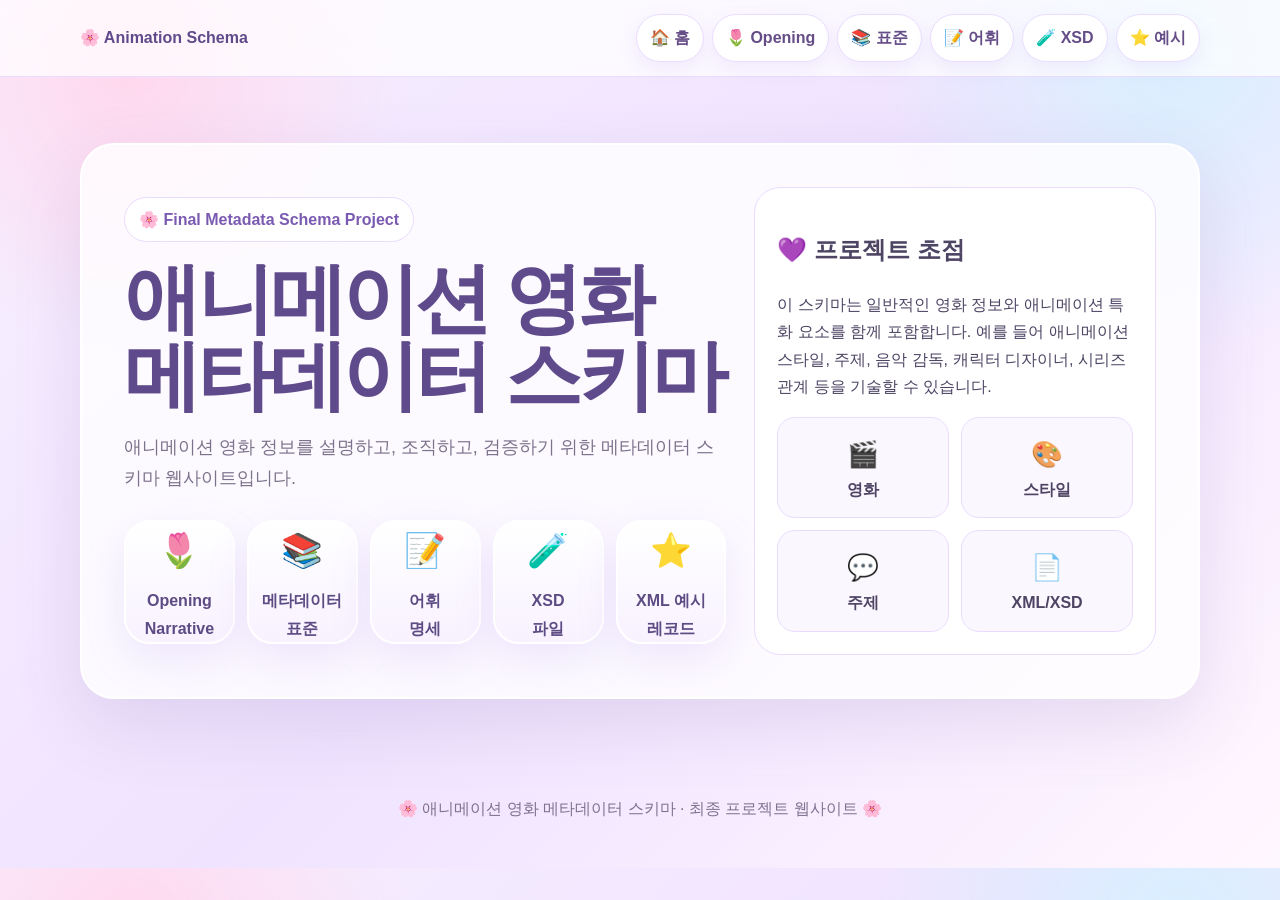
<file: index.html>
<!DOCTYPE html><html lang="ko"><head><meta charset="UTF-8"><meta name="viewport" content="width=device-width, initial-scale=1.0"><title>애니메이션 영화 메타데이터 스키마</title><link rel="stylesheet" href="style.css"></head><body>
<header class="top"><div class="container topbar"><a class="logo" href="index.html">🌸 Animation Schema</a><nav class="nav">
<a href="index.html">🏠 홈</a><a href="opening.html">🌷 Opening</a><a href="standards.html">📚 표준</a><a href="vocabulary.html">📝 어휘</a><a href="xsd.html">🧪 XSD</a><a href="samples.html">⭐ 예시</a>
</nav></div></header>
<main class="container hero"><section class="hero-card"><div><span class="tag">🌸 Final Metadata Schema Project</span><h1>애니메이션 영화<br>메타데이터 스키마</h1><p class="subtitle">애니메이션 영화 정보를 설명하고, 조직하고, 검증하기 위한 메타데이터 스키마 웹사이트입니다.</p>
<div class="button-grid"><a class="big" href="opening.html"><span>🌷</span>Opening<br>Narrative</a><a class="big" href="standards.html"><span>📚</span>메타데이터<br>표준</a><a class="big" href="vocabulary.html"><span>📝</span>어휘<br>명세</a><a class="big" href="xsd.html"><span>🧪</span>XSD<br>파일</a><a class="big" href="samples.html"><span>⭐</span>XML 예시<br>레코드</a></div></div>
<aside class="side"><h2>💜 프로젝트 초점</h2><p>이 스키마는 일반적인 영화 정보와 애니메이션 특화 요소를 함께 포함합니다. 예를 들어 애니메이션 스타일, 주제, 음악 감독, 캐릭터 디자이너, 시리즈 관계 등을 기술할 수 있습니다.</p><div class="icons"><div class="icon"><b>🎬</b>영화</div><div class="icon"><b>🎨</b>스타일</div><div class="icon"><b>💬</b>주제</div><div class="icon"><b>📄</b>XML/XSD</div></div></aside></section></main>
<footer class="footer">🌸 애니메이션 영화 메타데이터 스키마 · 최종 프로젝트 웹사이트 🌸</footer></body></html>
</file>
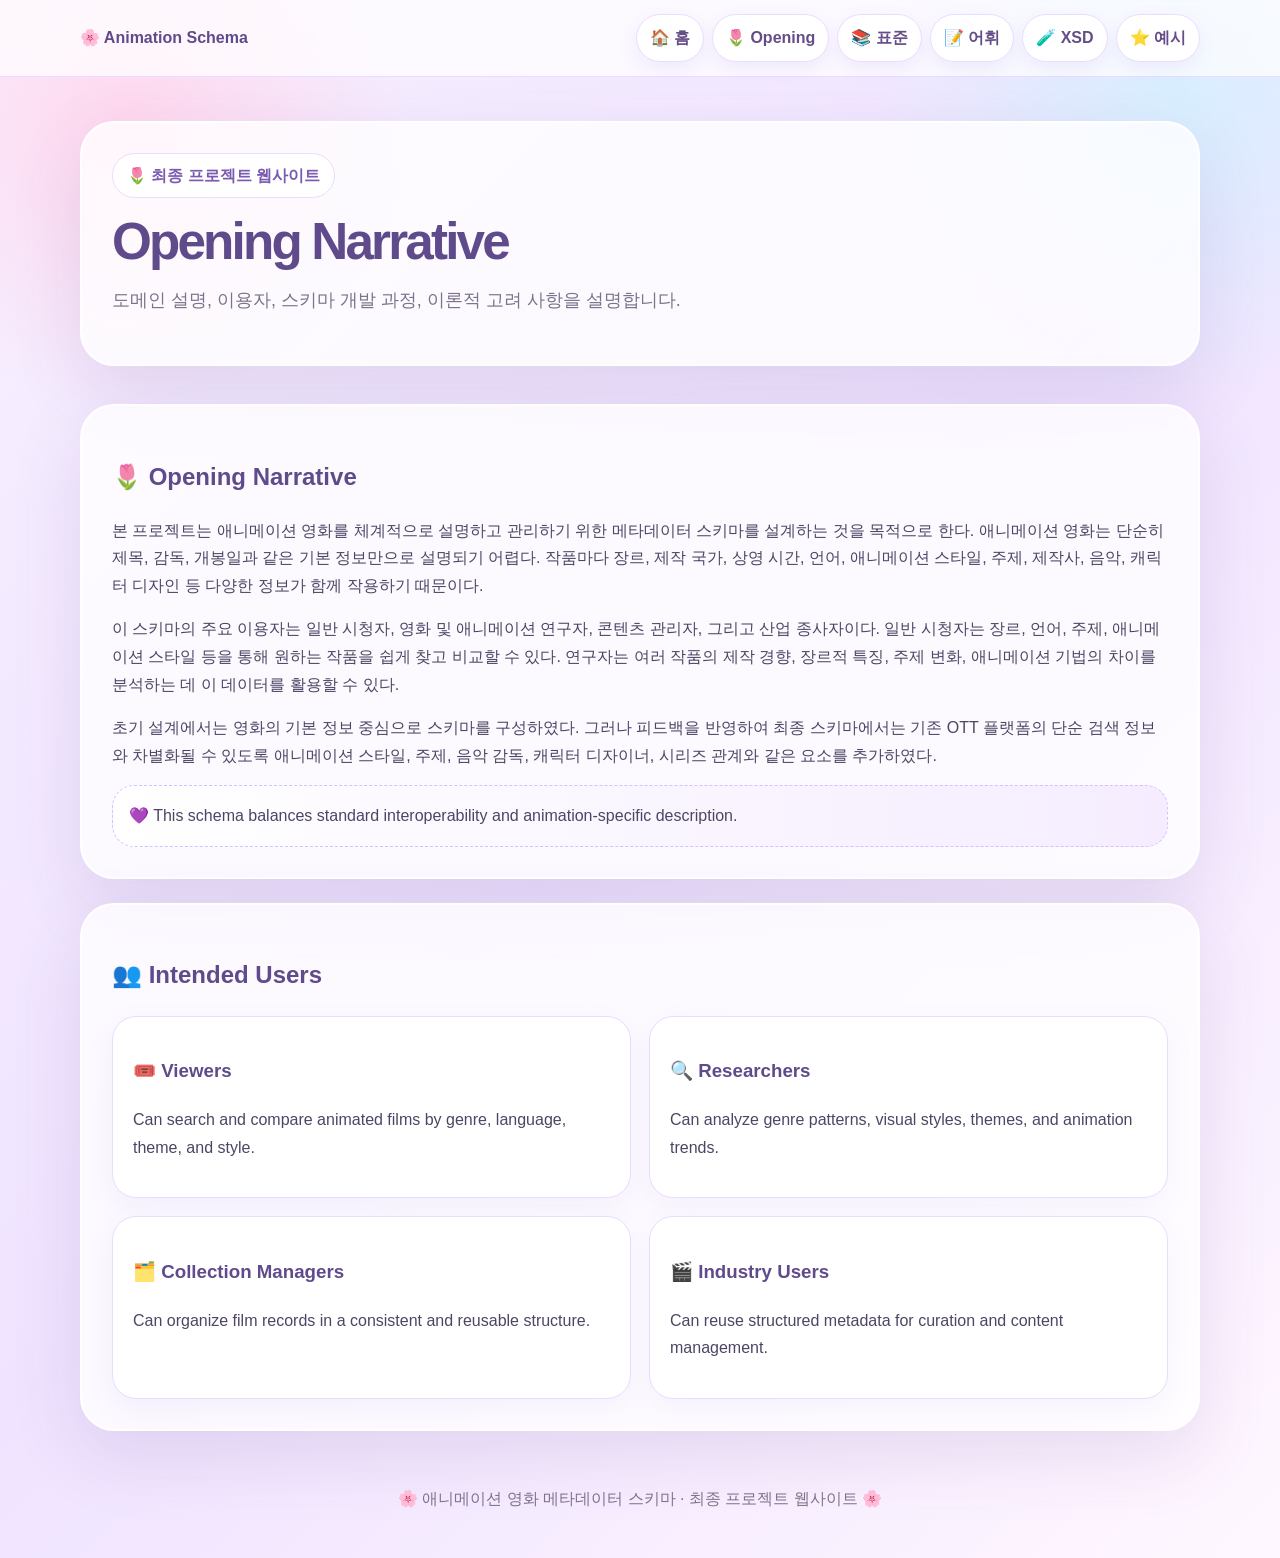
<file: opening.html>
<!DOCTYPE html><html lang="ko"><head><meta charset="UTF-8"><meta name="viewport" content="width=device-width, initial-scale=1.0"><title>Opening Narrative</title><link rel="stylesheet" href="style.css"></head><body>
<header class="top"><div class="container topbar"><a class="logo" href="index.html">🌸 Animation Schema</a><nav class="nav">
<a href="index.html">🏠 홈</a><a href="opening.html">🌷 Opening</a><a href="standards.html">📚 표준</a><a href="vocabulary.html">📝 어휘</a><a href="xsd.html">🧪 XSD</a><a href="samples.html">⭐ 예시</a>
</nav></div></header>
<main class="container"><section class="page-head"><div class="page-card"><span class="tag">🌷 최종 프로젝트 웹사이트</span><h1>Opening Narrative</h1><p class="subtitle">도메인 설명, 이용자, 스키마 개발 과정, 이론적 고려 사항을 설명합니다.</p></div></section><section class="section"><h2>🌷 Opening Narrative</h2><p>본 프로젝트는 애니메이션 영화를 체계적으로 설명하고 관리하기 위한 메타데이터 스키마를 설계하는 것을 목적으로 한다. 애니메이션 영화는 단순히 제목, 감독, 개봉일과 같은 기본 정보만으로 설명되기 어렵다. 작품마다 장르, 제작 국가, 상영 시간, 언어, 애니메이션 스타일, 주제, 제작사, 음악, 캐릭터 디자인 등 다양한 정보가 함께 작용하기 때문이다.</p><p>이 스키마의 주요 이용자는 일반 시청자, 영화 및 애니메이션 연구자, 콘텐츠 관리자, 그리고 산업 종사자이다. 일반 시청자는 장르, 언어, 주제, 애니메이션 스타일 등을 통해 원하는 작품을 쉽게 찾고 비교할 수 있다. 연구자는 여러 작품의 제작 경향, 장르적 특징, 주제 변화, 애니메이션 기법의 차이를 분석하는 데 이 데이터를 활용할 수 있다.</p><p>초기 설계에서는 영화의 기본 정보 중심으로 스키마를 구성하였다. 그러나 피드백을 반영하여 최종 스키마에서는 기존 OTT 플랫폼의 단순 검색 정보와 차별화될 수 있도록 애니메이션 스타일, 주제, 음악 감독, 캐릭터 디자이너, 시리즈 관계와 같은 요소를 추가하였다.</p><div class="callout">💜 This schema balances standard interoperability and animation-specific description.</div></section><section class="section"><h2>👥 Intended Users</h2><div class="grid"><div class="mini"><h3>🎟️ Viewers</h3><p>Can search and compare animated films by genre, language, theme, and style.</p></div><div class="mini"><h3>🔍 Researchers</h3><p>Can analyze genre patterns, visual styles, themes, and animation trends.</p></div><div class="mini"><h3>🗂️ Collection Managers</h3><p>Can organize film records in a consistent and reusable structure.</p></div><div class="mini"><h3>🎬 Industry Users</h3><p>Can reuse structured metadata for curation and content management.</p></div></div></section></main>
<footer class="footer">🌸 애니메이션 영화 메타데이터 스키마 · 최종 프로젝트 웹사이트 🌸</footer></body></html>
</file>
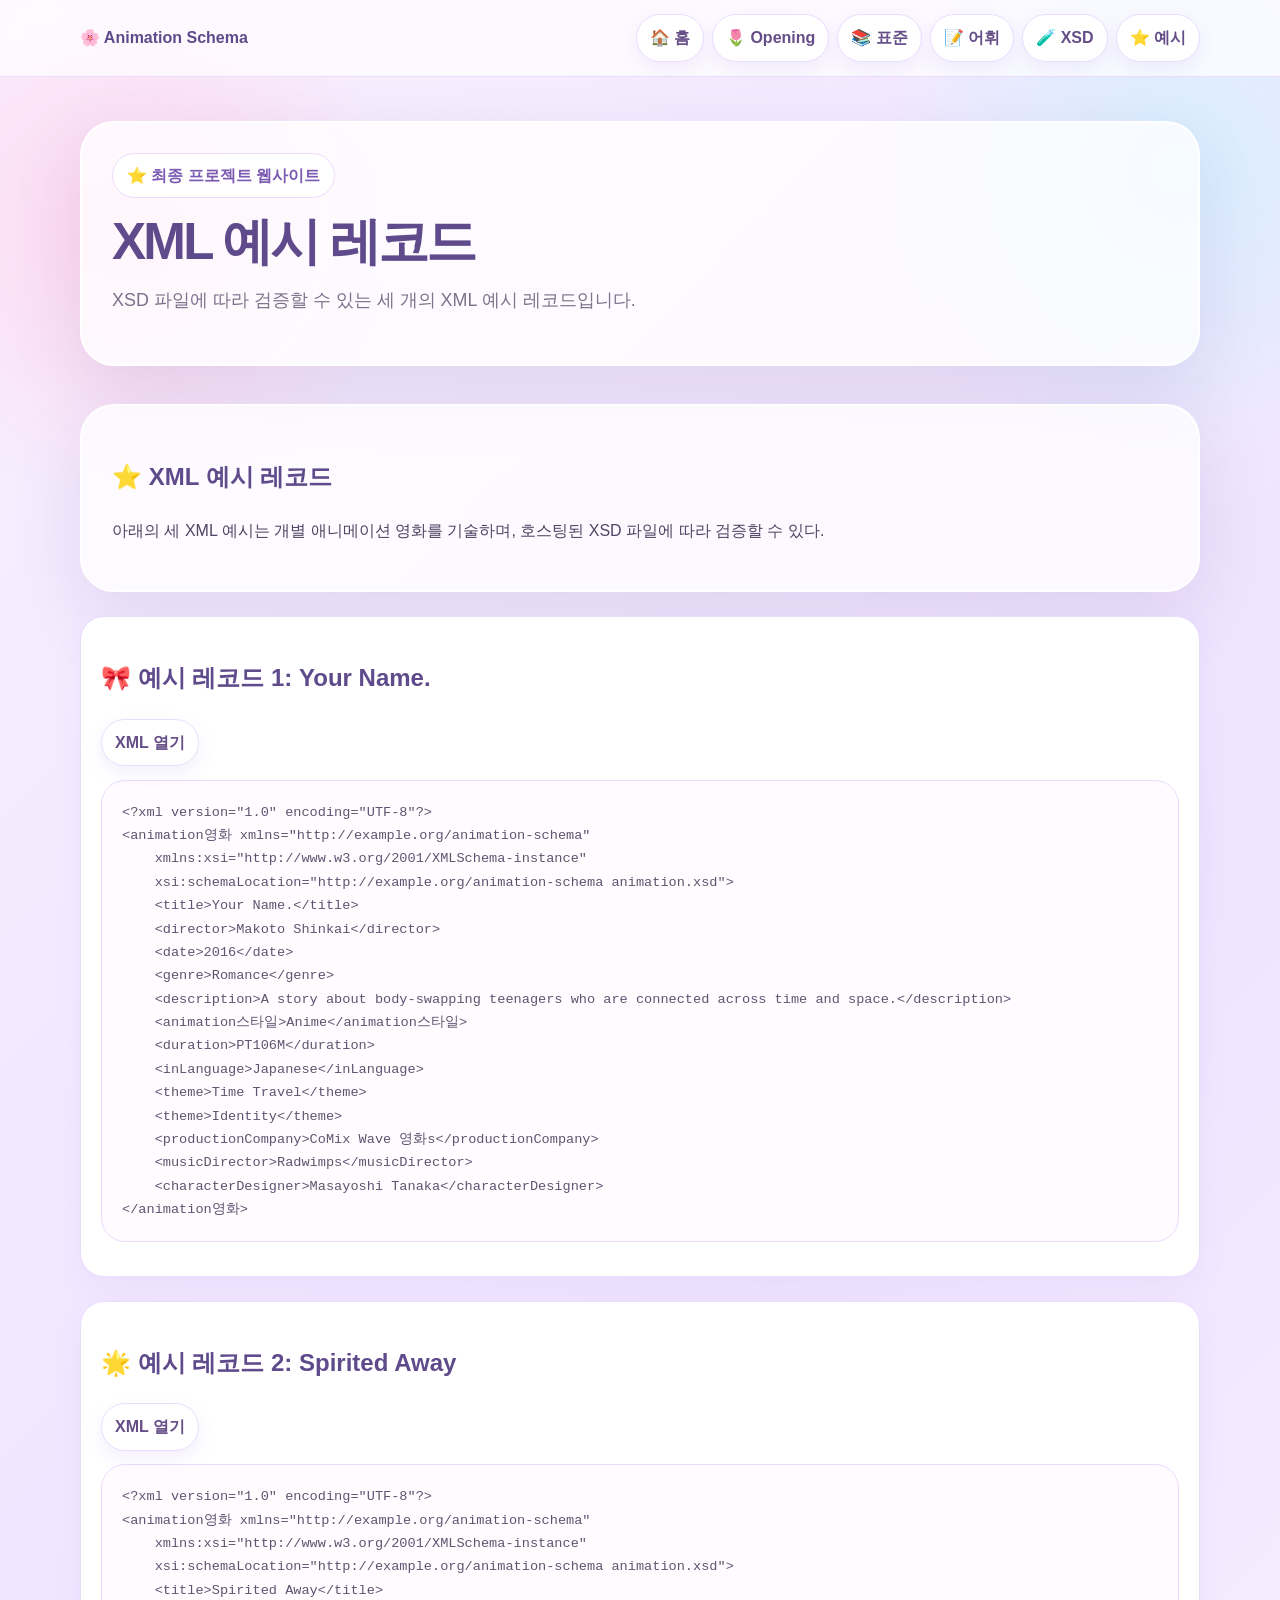
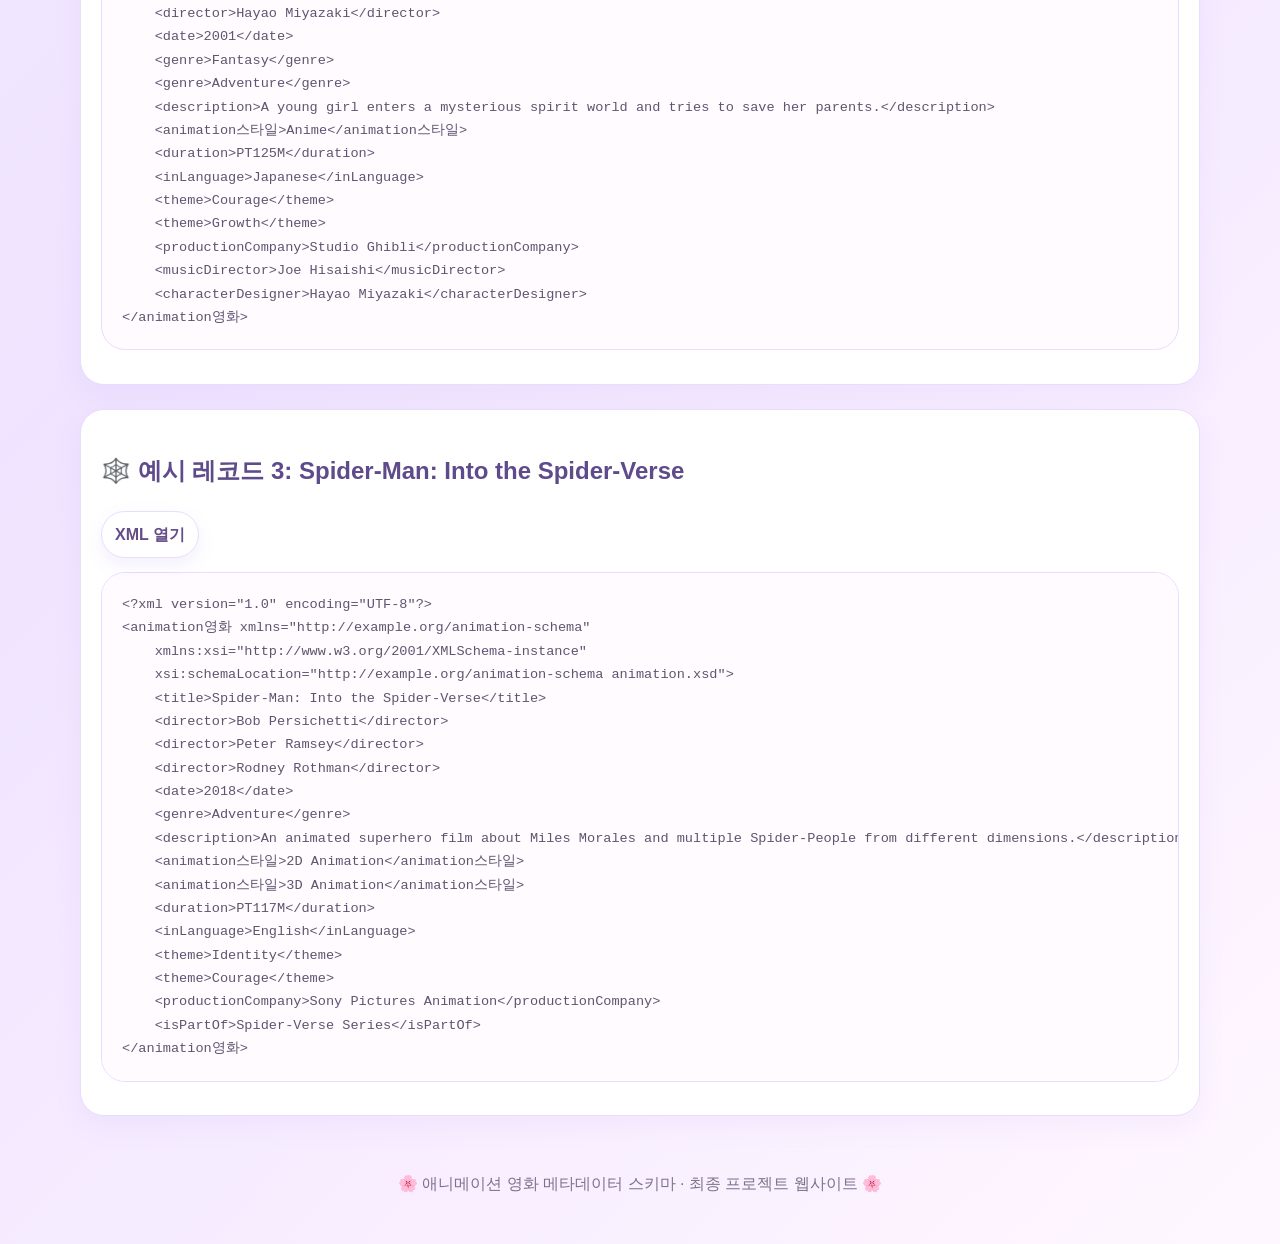
<file: samples.html>
<!DOCTYPE html><html lang="ko"><head><meta charset="UTF-8"><meta name="viewport" content="width=device-width, initial-scale=1.0"><title>XML 예시 레코드</title><link rel="stylesheet" href="style.css"></head><body>
<header class="top"><div class="container topbar"><a class="logo" href="index.html">🌸 Animation Schema</a><nav class="nav">
<a href="index.html">🏠 홈</a><a href="opening.html">🌷 Opening</a><a href="standards.html">📚 표준</a><a href="vocabulary.html">📝 어휘</a><a href="xsd.html">🧪 XSD</a><a href="samples.html">⭐ 예시</a>
</nav></div></header>
<main class="container"><section class="page-head"><div class="page-card"><span class="tag">⭐ 최종 프로젝트 웹사이트</span><h1>XML 예시 레코드</h1><p class="subtitle">XSD 파일에 따라 검증할 수 있는 세 개의 XML 예시 레코드입니다.</p></div></section><section class="section"><h2>⭐ XML 예시 레코드</h2><p>아래의 세 XML 예시는 개별 애니메이션 영화를 기술하며, 호스팅된 XSD 파일에 따라 검증할 수 있다.</p></section><section class="section sample"><h2>🎀 예시 레코드 1: Your Name.</h2><div class="action-row"><a class="btn" href="sample-your-name.xml" target="_blank">XML 열기</a></div><pre><code>&lt;?xml version=&quot;1.0&quot; encoding=&quot;UTF-8&quot;?&gt;
&lt;animation영화 xmlns=&quot;http://example.org/animation-schema&quot;
    xmlns:xsi=&quot;http://www.w3.org/2001/XMLSchema-instance&quot;
    xsi:schemaLocation=&quot;http://example.org/animation-schema animation.xsd&quot;&gt;
    &lt;title&gt;Your Name.&lt;/title&gt;
    &lt;director&gt;Makoto Shinkai&lt;/director&gt;
    &lt;date&gt;2016&lt;/date&gt;
    &lt;genre&gt;Romance&lt;/genre&gt;
    &lt;description&gt;A story about body-swapping teenagers who are connected across time and space.&lt;/description&gt;
    &lt;animation스타일&gt;Anime&lt;/animation스타일&gt;
    &lt;duration&gt;PT106M&lt;/duration&gt;
    &lt;inLanguage&gt;Japanese&lt;/inLanguage&gt;
    &lt;theme&gt;Time Travel&lt;/theme&gt;
    &lt;theme&gt;Identity&lt;/theme&gt;
    &lt;productionCompany&gt;CoMix Wave 영화s&lt;/productionCompany&gt;
    &lt;musicDirector&gt;Radwimps&lt;/musicDirector&gt;
    &lt;characterDesigner&gt;Masayoshi Tanaka&lt;/characterDesigner&gt;
&lt;/animation영화&gt;
</code></pre></section><section class="section sample"><h2>🌟 예시 레코드 2: Spirited Away</h2><div class="action-row"><a class="btn" href="sample-spirited-away.xml" target="_blank">XML 열기</a></div><pre><code>&lt;?xml version=&quot;1.0&quot; encoding=&quot;UTF-8&quot;?&gt;
&lt;animation영화 xmlns=&quot;http://example.org/animation-schema&quot;
    xmlns:xsi=&quot;http://www.w3.org/2001/XMLSchema-instance&quot;
    xsi:schemaLocation=&quot;http://example.org/animation-schema animation.xsd&quot;&gt;
    &lt;title&gt;Spirited Away&lt;/title&gt;
    &lt;director&gt;Hayao Miyazaki&lt;/director&gt;
    &lt;date&gt;2001&lt;/date&gt;
    &lt;genre&gt;Fantasy&lt;/genre&gt;
    &lt;genre&gt;Adventure&lt;/genre&gt;
    &lt;description&gt;A young girl enters a mysterious spirit world and tries to save her parents.&lt;/description&gt;
    &lt;animation스타일&gt;Anime&lt;/animation스타일&gt;
    &lt;duration&gt;PT125M&lt;/duration&gt;
    &lt;inLanguage&gt;Japanese&lt;/inLanguage&gt;
    &lt;theme&gt;Courage&lt;/theme&gt;
    &lt;theme&gt;Growth&lt;/theme&gt;
    &lt;productionCompany&gt;Studio Ghibli&lt;/productionCompany&gt;
    &lt;musicDirector&gt;Joe Hisaishi&lt;/musicDirector&gt;
    &lt;characterDesigner&gt;Hayao Miyazaki&lt;/characterDesigner&gt;
&lt;/animation영화&gt;
</code></pre></section><section class="section sample"><h2>🕸️ 예시 레코드 3: Spider-Man: Into the Spider-Verse</h2><div class="action-row"><a class="btn" href="sample-spider-verse.xml" target="_blank">XML 열기</a></div><pre><code>&lt;?xml version=&quot;1.0&quot; encoding=&quot;UTF-8&quot;?&gt;
&lt;animation영화 xmlns=&quot;http://example.org/animation-schema&quot;
    xmlns:xsi=&quot;http://www.w3.org/2001/XMLSchema-instance&quot;
    xsi:schemaLocation=&quot;http://example.org/animation-schema animation.xsd&quot;&gt;
    &lt;title&gt;Spider-Man: Into the Spider-Verse&lt;/title&gt;
    &lt;director&gt;Bob Persichetti&lt;/director&gt;
    &lt;director&gt;Peter Ramsey&lt;/director&gt;
    &lt;director&gt;Rodney Rothman&lt;/director&gt;
    &lt;date&gt;2018&lt;/date&gt;
    &lt;genre&gt;Adventure&lt;/genre&gt;
    &lt;description&gt;An animated superhero film about Miles Morales and multiple Spider-People from different dimensions.&lt;/description&gt;
    &lt;animation스타일&gt;2D Animation&lt;/animation스타일&gt;
    &lt;animation스타일&gt;3D Animation&lt;/animation스타일&gt;
    &lt;duration&gt;PT117M&lt;/duration&gt;
    &lt;inLanguage&gt;English&lt;/inLanguage&gt;
    &lt;theme&gt;Identity&lt;/theme&gt;
    &lt;theme&gt;Courage&lt;/theme&gt;
    &lt;productionCompany&gt;Sony Pictures Animation&lt;/productionCompany&gt;
    &lt;isPartOf&gt;Spider-Verse Series&lt;/isPartOf&gt;
&lt;/animation영화&gt;
</code></pre></section></main>
<footer class="footer">🌸 애니메이션 영화 메타데이터 스키마 · 최종 프로젝트 웹사이트 🌸</footer></body></html>
</file>
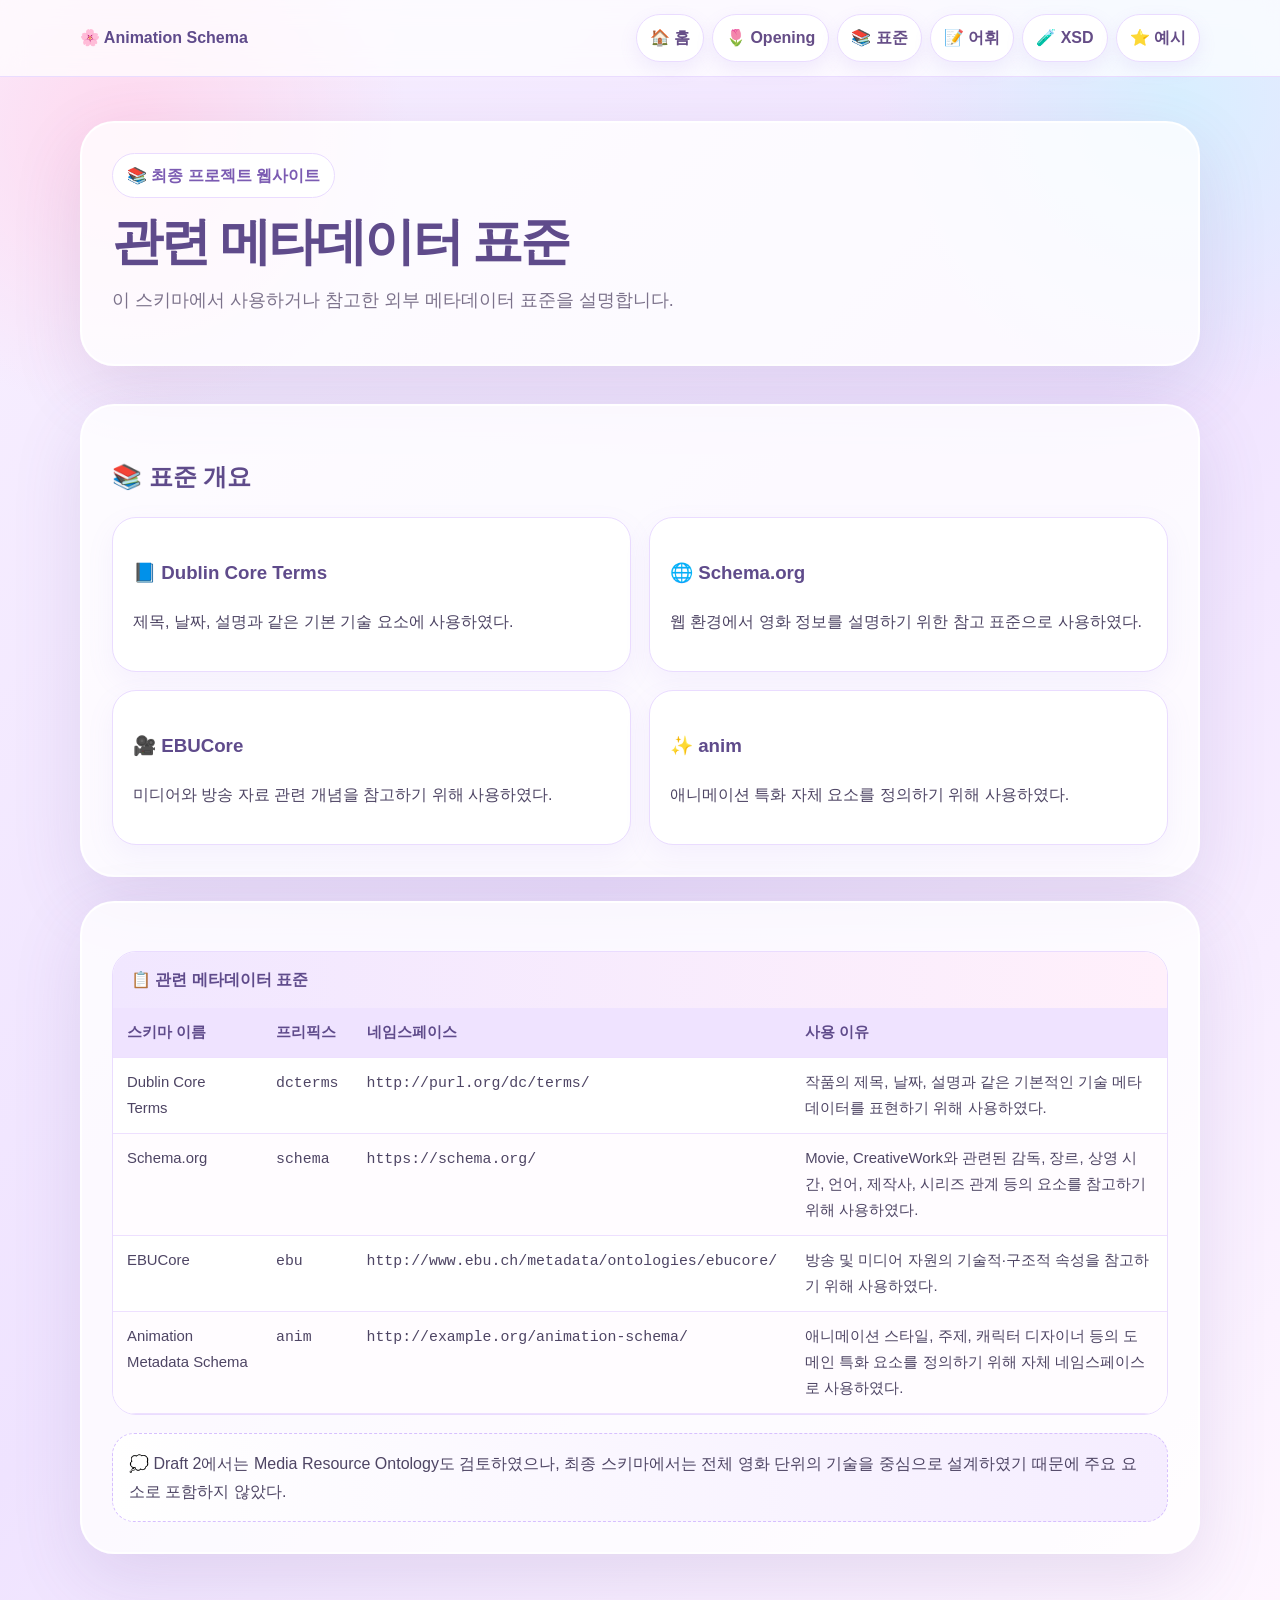
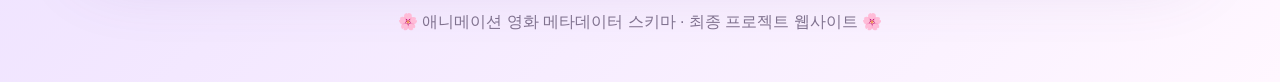
<file: standards.html>
<!DOCTYPE html><html lang="ko"><head><meta charset="UTF-8"><meta name="viewport" content="width=device-width, initial-scale=1.0"><title>관련 메타데이터 표준</title><link rel="stylesheet" href="style.css"></head><body>
<header class="top"><div class="container topbar"><a class="logo" href="index.html">🌸 Animation Schema</a><nav class="nav">
<a href="index.html">🏠 홈</a><a href="opening.html">🌷 Opening</a><a href="standards.html">📚 표준</a><a href="vocabulary.html">📝 어휘</a><a href="xsd.html">🧪 XSD</a><a href="samples.html">⭐ 예시</a>
</nav></div></header>
<main class="container"><section class="page-head"><div class="page-card"><span class="tag">📚 최종 프로젝트 웹사이트</span><h1>관련 메타데이터 표준</h1><p class="subtitle">이 스키마에서 사용하거나 참고한 외부 메타데이터 표준을 설명합니다.</p></div></section><section class="section"><h2>📚 표준 개요</h2><div class="grid"><div class="mini"><h3>📘 Dublin Core Terms</h3><p>제목, 날짜, 설명과 같은 기본 기술 요소에 사용하였다.</p></div><div class="mini"><h3>🌐 Schema.org</h3><p>웹 환경에서 영화 정보를 설명하기 위한 참고 표준으로 사용하였다.</p></div><div class="mini"><h3>🎥 EBUCore</h3><p>미디어와 방송 자료 관련 개념을 참고하기 위해 사용하였다.</p></div><div class="mini"><h3>✨ anim</h3><p>애니메이션 특화 자체 요소를 정의하기 위해 사용하였다.</p></div></div></section>
<section class="section"><div class="table-block"><div class="table-title">📋 관련 메타데이터 표준</div><div class="table-wrap"><table><thead><tr><th>스키마 이름</th><th>프리픽스</th><th>네임스페이스</th><th>사용 이유</th></tr></thead><tbody>
<tr><td>Dublin Core Terms</td><td><code>dcterms</code></td><td><code>http://purl.org/dc/terms/</code></td><td>작품의 제목, 날짜, 설명과 같은 기본적인 기술 메타데이터를 표현하기 위해 사용하였다.</td></tr>
<tr><td>Schema.org</td><td><code>schema</code></td><td><code>https://schema.org/</code></td><td>Movie, CreativeWork와 관련된 감독, 장르, 상영 시간, 언어, 제작사, 시리즈 관계 등의 요소를 참고하기 위해 사용하였다.</td></tr>
<tr><td>EBUCore</td><td><code>ebu</code></td><td><code>http://www.ebu.ch/metadata/ontologies/ebucore/</code></td><td>방송 및 미디어 자원의 기술적·구조적 속성을 참고하기 위해 사용하였다.</td></tr>
<tr><td>Animation Metadata Schema</td><td><code>anim</code></td><td><code>http://example.org/animation-schema/</code></td><td>애니메이션 스타일, 주제, 캐릭터 디자이너 등의 도메인 특화 요소를 정의하기 위해 자체 네임스페이스로 사용하였다.</td></tr>
</tbody></table></div></div><div class="callout">💭 Draft 2에서는 Media Resource Ontology도 검토하였으나, 최종 스키마에서는 전체 영화 단위의 기술을 중심으로 설계하였기 때문에 주요 요소로 포함하지 않았다.</div></section></main>
<footer class="footer">🌸 애니메이션 영화 메타데이터 스키마 · 최종 프로젝트 웹사이트 🌸</footer></body></html>
</file>
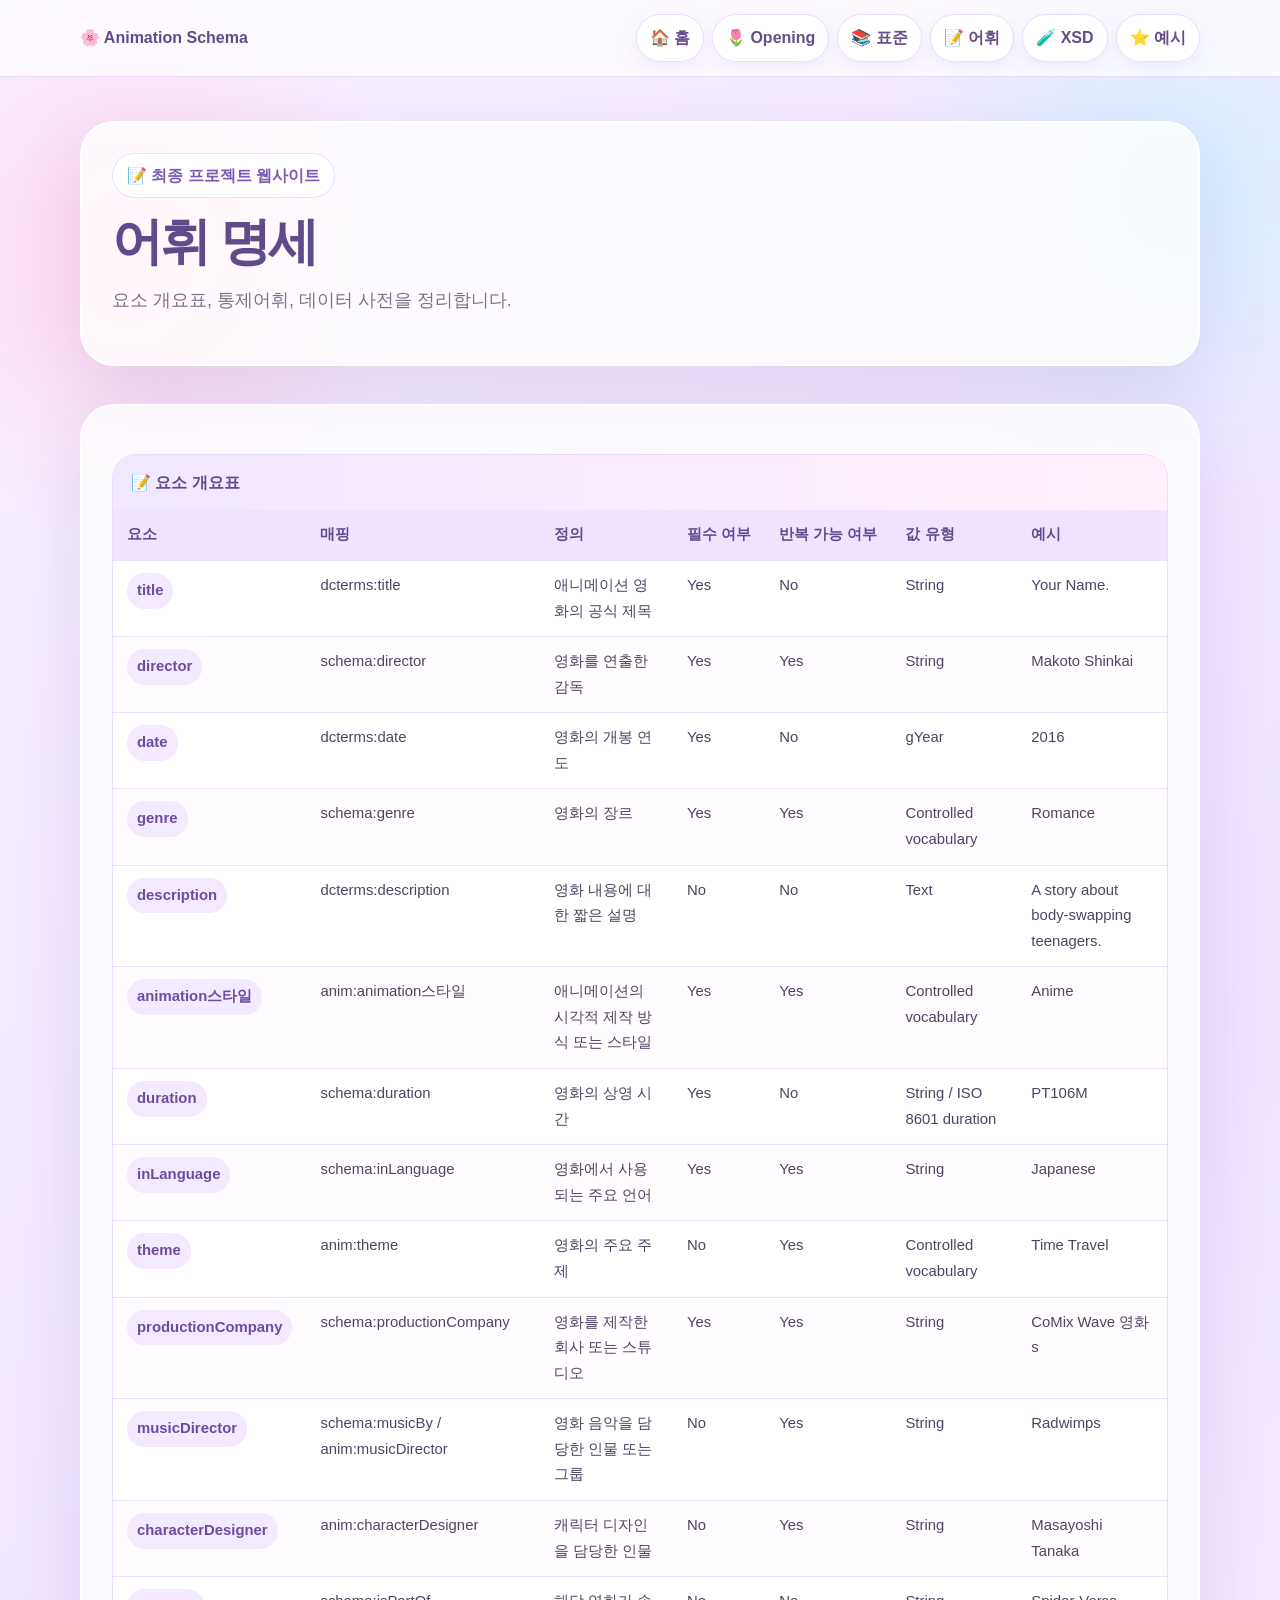
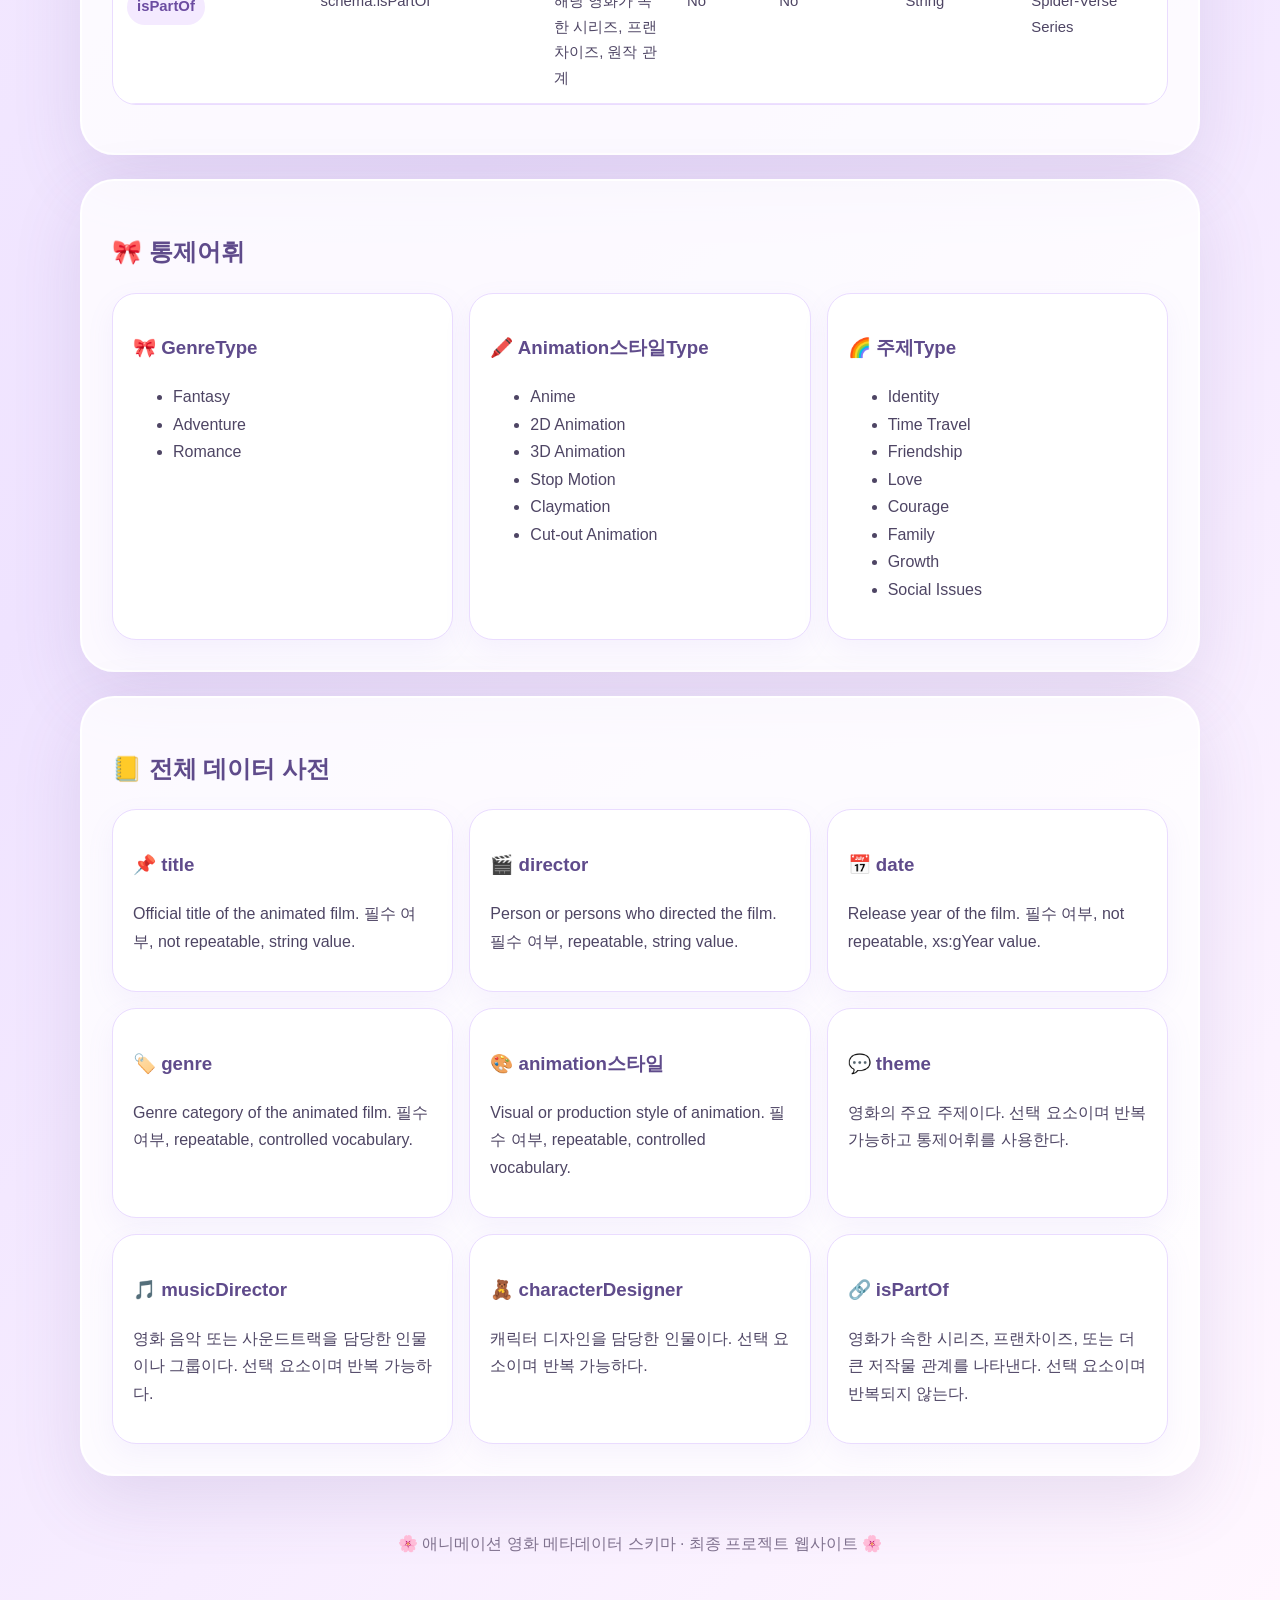
<file: vocabulary.html>
<!DOCTYPE html><html lang="ko"><head><meta charset="UTF-8"><meta name="viewport" content="width=device-width, initial-scale=1.0"><title>어휘 명세</title><link rel="stylesheet" href="style.css"></head><body>
<header class="top"><div class="container topbar"><a class="logo" href="index.html">🌸 Animation Schema</a><nav class="nav">
<a href="index.html">🏠 홈</a><a href="opening.html">🌷 Opening</a><a href="standards.html">📚 표준</a><a href="vocabulary.html">📝 어휘</a><a href="xsd.html">🧪 XSD</a><a href="samples.html">⭐ 예시</a>
</nav></div></header>
<main class="container"><section class="page-head"><div class="page-card"><span class="tag">📝 최종 프로젝트 웹사이트</span><h1>어휘 명세</h1><p class="subtitle">요소 개요표, 통제어휘, 데이터 사전을 정리합니다.</p></div></section><section class="section"><div class="table-block"><div class="table-title">📝 요소 개요표</div><div class="table-wrap"><table><thead><tr><th>요소</th><th>매핑</th><th>정의</th><th>필수 여부</th><th>반복 가능 여부</th><th>값 유형</th><th>예시</th></tr></thead><tbody>
<tr><td><span class="pill">title</span></td><td>dcterms:title</td><td>애니메이션 영화의 공식 제목</td><td>Yes</td><td>No</td><td>String</td><td>Your Name.</td></tr>
<tr><td><span class="pill">director</span></td><td>schema:director</td><td>영화를 연출한 감독</td><td>Yes</td><td>Yes</td><td>String</td><td>Makoto Shinkai</td></tr>
<tr><td><span class="pill">date</span></td><td>dcterms:date</td><td>영화의 개봉 연도</td><td>Yes</td><td>No</td><td>gYear</td><td>2016</td></tr>
<tr><td><span class="pill">genre</span></td><td>schema:genre</td><td>영화의 장르</td><td>Yes</td><td>Yes</td><td>Controlled vocabulary</td><td>Romance</td></tr>
<tr><td><span class="pill">description</span></td><td>dcterms:description</td><td>영화 내용에 대한 짧은 설명</td><td>No</td><td>No</td><td>Text</td><td>A story about body-swapping teenagers.</td></tr>
<tr><td><span class="pill">animation스타일</span></td><td>anim:animation스타일</td><td>애니메이션의 시각적 제작 방식 또는 스타일</td><td>Yes</td><td>Yes</td><td>Controlled vocabulary</td><td>Anime</td></tr>
<tr><td><span class="pill">duration</span></td><td>schema:duration</td><td>영화의 상영 시간</td><td>Yes</td><td>No</td><td>String / ISO 8601 duration</td><td>PT106M</td></tr>
<tr><td><span class="pill">inLanguage</span></td><td>schema:inLanguage</td><td>영화에서 사용되는 주요 언어</td><td>Yes</td><td>Yes</td><td>String</td><td>Japanese</td></tr>
<tr><td><span class="pill">theme</span></td><td>anim:theme</td><td>영화의 주요 주제</td><td>No</td><td>Yes</td><td>Controlled vocabulary</td><td>Time Travel</td></tr>
<tr><td><span class="pill">productionCompany</span></td><td>schema:productionCompany</td><td>영화를 제작한 회사 또는 스튜디오</td><td>Yes</td><td>Yes</td><td>String</td><td>CoMix Wave 영화s</td></tr>
<tr><td><span class="pill">musicDirector</span></td><td>schema:musicBy / anim:musicDirector</td><td>영화 음악을 담당한 인물 또는 그룹</td><td>No</td><td>Yes</td><td>String</td><td>Radwimps</td></tr>
<tr><td><span class="pill">characterDesigner</span></td><td>anim:characterDesigner</td><td>캐릭터 디자인을 담당한 인물</td><td>No</td><td>Yes</td><td>String</td><td>Masayoshi Tanaka</td></tr>
<tr><td><span class="pill">isPartOf</span></td><td>schema:isPartOf</td><td>해당 영화가 속한 시리즈, 프랜차이즈, 원작 관계</td><td>No</td><td>No</td><td>String</td><td>Spider-Verse Series</td></tr>
</tbody></table></div></div></section>
<section class="section"><h2>🎀 통제어휘</h2><div class="vocabs"><div class="vocab"><h3>🎀 GenreType</h3><ul><li>Fantasy</li><li>Adventure</li><li>Romance</li></ul></div><div class="vocab"><h3>🖍️ Animation스타일Type</h3><ul><li>Anime</li><li>2D Animation</li><li>3D Animation</li><li>Stop Motion</li><li>Claymation</li><li>Cut-out Animation</li></ul></div><div class="vocab"><h3>🌈 주제Type</h3><ul><li>Identity</li><li>Time Travel</li><li>Friendship</li><li>Love</li><li>Courage</li><li>Family</li><li>Growth</li><li>Social Issues</li></ul></div></div></section>
<section class="section"><h2>📒 전체 데이터 사전</h2><div class="dicts"><div class="dict"><h3>📌 title</h3><p>Official title of the animated film. 필수 여부, not repeatable, string value.</p></div><div class="dict"><h3>🎬 director</h3><p>Person or persons who directed the film. 필수 여부, repeatable, string value.</p></div><div class="dict"><h3>📅 date</h3><p>Release year of the film. 필수 여부, not repeatable, xs:gYear value.</p></div><div class="dict"><h3>🏷️ genre</h3><p>Genre category of the animated film. 필수 여부, repeatable, controlled vocabulary.</p></div><div class="dict"><h3>🎨 animation스타일</h3><p>Visual or production style of animation. 필수 여부, repeatable, controlled vocabulary.</p></div><div class="dict"><h3>💬 theme</h3><p>영화의 주요 주제이다. 선택 요소이며 반복 가능하고 통제어휘를 사용한다.</p></div><div class="dict"><h3>🎵 musicDirector</h3><p>영화 음악 또는 사운드트랙을 담당한 인물이나 그룹이다. 선택 요소이며 반복 가능하다.</p></div><div class="dict"><h3>🧸 characterDesigner</h3><p>캐릭터 디자인을 담당한 인물이다. 선택 요소이며 반복 가능하다.</p></div><div class="dict"><h3>🔗 isPartOf</h3><p>영화가 속한 시리즈, 프랜차이즈, 또는 더 큰 저작물 관계를 나타낸다. 선택 요소이며 반복되지 않는다.</p></div></div></section></main>
<footer class="footer">🌸 애니메이션 영화 메타데이터 스키마 · 최종 프로젝트 웹사이트 🌸</footer></body></html>
</file>
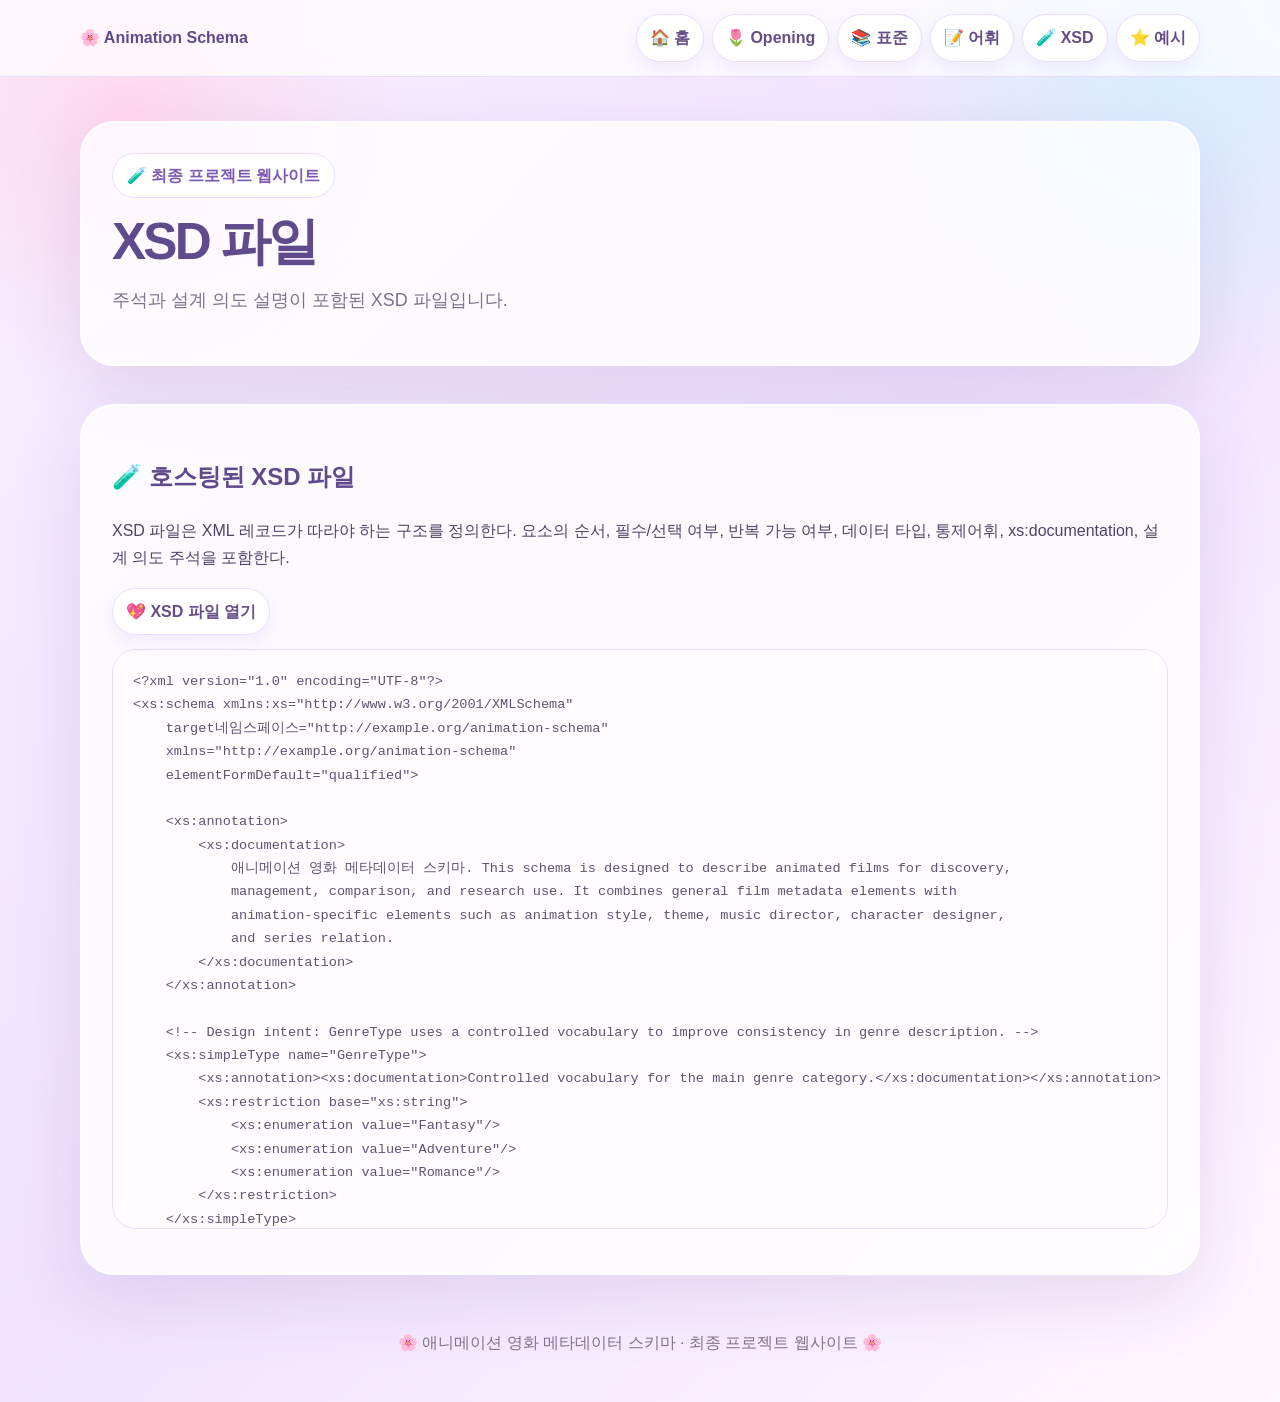
<file: xsd.html>
<!DOCTYPE html><html lang="ko"><head><meta charset="UTF-8"><meta name="viewport" content="width=device-width, initial-scale=1.0"><title>XSD 파일</title><link rel="stylesheet" href="style.css"></head><body>
<header class="top"><div class="container topbar"><a class="logo" href="index.html">🌸 Animation Schema</a><nav class="nav">
<a href="index.html">🏠 홈</a><a href="opening.html">🌷 Opening</a><a href="standards.html">📚 표준</a><a href="vocabulary.html">📝 어휘</a><a href="xsd.html">🧪 XSD</a><a href="samples.html">⭐ 예시</a>
</nav></div></header>
<main class="container"><section class="page-head"><div class="page-card"><span class="tag">🧪 최종 프로젝트 웹사이트</span><h1>XSD 파일</h1><p class="subtitle">주석과 설계 의도 설명이 포함된 XSD 파일입니다.</p></div></section><section class="section"><h2>🧪 호스팅된 XSD 파일</h2><p>XSD 파일은 XML 레코드가 따라야 하는 구조를 정의한다. 요소의 순서, 필수/선택 여부, 반복 가능 여부, 데이터 타입, 통제어휘, xs:documentation, 설계 의도 주석을 포함한다.</p><div class="action-row"><a class="btn" href="animation.xsd" target="_blank">💖 XSD 파일 열기</a></div><pre><code>&lt;?xml version=&quot;1.0&quot; encoding=&quot;UTF-8&quot;?&gt;
&lt;xs:schema xmlns:xs=&quot;http://www.w3.org/2001/XMLSchema&quot;
    target네임스페이스=&quot;http://example.org/animation-schema&quot;
    xmlns=&quot;http://example.org/animation-schema&quot;
    elementFormDefault=&quot;qualified&quot;&gt;

    &lt;xs:annotation&gt;
        &lt;xs:documentation&gt;
            애니메이션 영화 메타데이터 스키마. This schema is designed to describe animated films for discovery,
            management, comparison, and research use. It combines general film metadata elements with
            animation-specific elements such as animation style, theme, music director, character designer,
            and series relation.
        &lt;/xs:documentation&gt;
    &lt;/xs:annotation&gt;

    &lt;!-- Design intent: GenreType uses a controlled vocabulary to improve consistency in genre description. --&gt;
    &lt;xs:simpleType name=&quot;GenreType&quot;&gt;
        &lt;xs:annotation&gt;&lt;xs:documentation&gt;Controlled vocabulary for the main genre category.&lt;/xs:documentation&gt;&lt;/xs:annotation&gt;
        &lt;xs:restriction base=&quot;xs:string&quot;&gt;
            &lt;xs:enumeration value=&quot;Fantasy&quot;/&gt;
            &lt;xs:enumeration value=&quot;Adventure&quot;/&gt;
            &lt;xs:enumeration value=&quot;Romance&quot;/&gt;
        &lt;/xs:restriction&gt;
    &lt;/xs:simpleType&gt;

    &lt;!-- Design intent: Animation스타일Type highlights animation-specific visual characteristics. --&gt;
    &lt;xs:simpleType name=&quot;Animation스타일Type&quot;&gt;
        &lt;xs:annotation&gt;&lt;xs:documentation&gt;Controlled vocabulary for animation style.&lt;/xs:documentation&gt;&lt;/xs:annotation&gt;
        &lt;xs:restriction base=&quot;xs:string&quot;&gt;
            &lt;xs:enumeration value=&quot;Anime&quot;/&gt;
            &lt;xs:enumeration value=&quot;2D Animation&quot;/&gt;
            &lt;xs:enumeration value=&quot;3D Animation&quot;/&gt;
            &lt;xs:enumeration value=&quot;Stop Motion&quot;/&gt;
            &lt;xs:enumeration value=&quot;Claymation&quot;/&gt;
            &lt;xs:enumeration value=&quot;Cut-out Animation&quot;/&gt;
        &lt;/xs:restriction&gt;
    &lt;/xs:simpleType&gt;

    &lt;!-- Design intent: 주제Type supports thematic searching and research use. --&gt;
    &lt;xs:simpleType name=&quot;주제Type&quot;&gt;
        &lt;xs:annotation&gt;&lt;xs:documentation&gt;Controlled vocabulary for main themes.&lt;/xs:documentation&gt;&lt;/xs:annotation&gt;
        &lt;xs:restriction base=&quot;xs:string&quot;&gt;
            &lt;xs:enumeration value=&quot;Identity&quot;/&gt;
            &lt;xs:enumeration value=&quot;Time Travel&quot;/&gt;
            &lt;xs:enumeration value=&quot;Friendship&quot;/&gt;
            &lt;xs:enumeration value=&quot;Love&quot;/&gt;
            &lt;xs:enumeration value=&quot;Courage&quot;/&gt;
            &lt;xs:enumeration value=&quot;Family&quot;/&gt;
            &lt;xs:enumeration value=&quot;Growth&quot;/&gt;
            &lt;xs:enumeration value=&quot;Social Issues&quot;/&gt;
        &lt;/xs:restriction&gt;
    &lt;/xs:simpleType&gt;

    &lt;xs:element name=&quot;animation영화&quot;&gt;
        &lt;xs:annotation&gt;&lt;xs:documentation&gt;Root element for one animated film metadata record.&lt;/xs:documentation&gt;&lt;/xs:annotation&gt;
        &lt;xs:complexType&gt;
            &lt;xs:sequence&gt;
                &lt;!-- 필수 여부 because title is the primary access point. --&gt;
                &lt;xs:element name=&quot;title&quot; type=&quot;xs:string&quot;/&gt;
                &lt;!-- 반복 가능 여부 because some films have more than one director. --&gt;
                &lt;xs:element name=&quot;director&quot; type=&quot;xs:string&quot; maxOccurs=&quot;unbounded&quot;/&gt;
                &lt;xs:element name=&quot;date&quot; type=&quot;xs:gYear&quot;/&gt;
                &lt;!-- 반복 가능 여부 because one film can belong to more than one genre. --&gt;
                &lt;xs:element name=&quot;genre&quot; type=&quot;GenreType&quot; maxOccurs=&quot;unbounded&quot;/&gt;
                &lt;xs:element name=&quot;description&quot; type=&quot;xs:string&quot; minOccurs=&quot;0&quot;/&gt;
                &lt;!-- Animation-specific element added to distinguish this schema from general movie schemas. --&gt;
                &lt;xs:element name=&quot;animation스타일&quot; type=&quot;Animation스타일Type&quot; maxOccurs=&quot;unbounded&quot;/&gt;
                &lt;xs:element name=&quot;duration&quot; type=&quot;xs:string&quot;/&gt;
                &lt;xs:element name=&quot;inLanguage&quot; type=&quot;xs:string&quot; maxOccurs=&quot;unbounded&quot;/&gt;
                &lt;xs:element name=&quot;theme&quot; type=&quot;주제Type&quot; minOccurs=&quot;0&quot; maxOccurs=&quot;unbounded&quot;/&gt;
                &lt;xs:element name=&quot;productionCompany&quot; type=&quot;xs:string&quot; maxOccurs=&quot;unbounded&quot;/&gt;
                &lt;!-- Added after feedback to represent the importance of music in animated films. --&gt;
                &lt;xs:element name=&quot;musicDirector&quot; type=&quot;xs:string&quot; minOccurs=&quot;0&quot; maxOccurs=&quot;unbounded&quot;/&gt;
                &lt;!-- Added after feedback to represent animation production roles more clearly. --&gt;
                &lt;xs:element name=&quot;characterDesigner&quot; type=&quot;xs:string&quot; minOccurs=&quot;0&quot; maxOccurs=&quot;unbounded&quot;/&gt;
                &lt;!-- Optional relation element for sequels, series, franchises, or adapted works. --&gt;
                &lt;xs:element name=&quot;isPartOf&quot; type=&quot;xs:string&quot; minOccurs=&quot;0&quot;/&gt;
            &lt;/xs:sequence&gt;
        &lt;/xs:complexType&gt;
    &lt;/xs:element&gt;
&lt;/xs:schema&gt;
</code></pre></section></main>
<footer class="footer">🌸 애니메이션 영화 메타데이터 스키마 · 최종 프로젝트 웹사이트 🌸</footer></body></html>
</file>
<file: style.css>
:root{--p1:#f8f0ff;--p2:#efe3ff;--p3:#fff7ff;--purple:#9f7aea;--deep:#5f4b8b;--pink:#ff9fd8;--blue:#a6dcff;--ink:#4e4564;--muted:#7c728b;--line:#eadcff}
*{box-sizing:border-box} html{scroll-behavior:smooth}
body{margin:0;font-family:Arial,'Noto Sans KR',sans-serif;color:var(--ink);line-height:1.72;background:radial-gradient(circle at 10% 8%,#ffd8ee 0,transparent 280px),radial-gradient(circle at 92% 6%,#d8efff 0,transparent 300px),linear-gradient(135deg,var(--p1),var(--p2) 50%,var(--p3))}
.container{width:min(1120px,92%);margin:0 auto}.top{position:sticky;top:0;z-index:10;background:rgba(255,255,255,.72);backdrop-filter:blur(12px);border-bottom:1px solid var(--line)}.topbar{display:flex;gap:14px;align-items:center;justify-content:space-between;padding:14px 0}.logo{font-weight:900;color:var(--deep);text-decoration:none}.nav{display:flex;flex-wrap:wrap;gap:8px;justify-content:flex-end}.nav a,.btn{display:inline-block;text-decoration:none;color:#654d87;background:#fff;border:1px solid var(--line);border-radius:999px;padding:9px 13px;font-weight:800;box-shadow:0 7px 18px rgba(159,122,234,.12)}
.hero{padding:66px 0}.hero-card,.page-card,.section{background:rgba(255,255,255,.78);border:2px solid rgba(255,255,255,.92);border-radius:34px;box-shadow:0 24px 70px rgba(105,80,150,.14)}.hero-card{padding:42px;display:grid;grid-template-columns:1.2fr .8fr;gap:28px;align-items:center}.tag{display:inline-block;background:#fff;border:1px solid var(--line);border-radius:999px;padding:8px 14px;color:#7b5bb2;font-weight:900}h1{font-size:clamp(2.4rem,6vw,5.6rem);line-height:1;margin:18px 0 12px;color:var(--deep);letter-spacing:-.055em}.subtitle{font-size:1.12rem;color:var(--muted);max-width:700px}.button-grid{display:grid;grid-template-columns:repeat(5,1fr);gap:12px;margin-top:26px}.big{min-height:120px;border-radius:26px;background:linear-gradient(180deg,#fff,#f8f2ff);border:2px solid #fff;display:flex;align-items:center;justify-content:center;text-align:center;flex-direction:column;gap:8px;text-decoration:none;color:#5d4b83;font-weight:900;box-shadow:0 16px 40px rgba(159,122,234,.15)}.big span{font-size:2.1rem}.side{background:#fff;border:1px solid var(--line);border-radius:26px;padding:22px}.icons{display:grid;grid-template-columns:repeat(2,1fr);gap:12px;margin-top:16px}.icon{background:#fbf7ff;border:1px solid var(--line);border-radius:18px;padding:14px;text-align:center;font-weight:800}.icon b{display:block;font-size:1.6rem}
.page-head{padding:44px 0 14px}.page-card{padding:30px}.page-card h1{font-size:clamp(2rem,4vw,4rem)}.section{padding:30px;margin:24px 0}.section h2,.section h3{color:var(--deep)}.callout{background:linear-gradient(90deg,#fff,#f5edff);border:1px dashed #d7c0ff;border-radius:22px;padding:16px;margin-top:16px}.grid{display:grid;grid-template-columns:repeat(2,1fr);gap:18px}.mini,.dict,.vocab,.sample{background:#fff;border:1px solid var(--line);border-radius:24px;padding:20px;box-shadow:0 10px 28px rgba(159,122,234,.08)}.table-block{background:#fff;border:1px solid var(--line);border-radius:24px;overflow:hidden;margin:18px 0}.table-title{font-weight:900;color:var(--deep);padding:14px 18px;background:linear-gradient(90deg,#f1e7ff,#fff0fb)}.table-wrap{overflow-x:auto}table{width:100%;border-collapse:collapse;font-size:.93rem}th,td{border-bottom:1px solid #eee0ff;padding:12px 14px;vertical-align:top}th{background:#efe3ff;color:var(--deep);text-align:left;white-space:nowrap}tr:nth-child(even) td{background:#fffcff}.pill{display:inline-block;padding:5px 10px;border-radius:999px;background:#f4eaff;color:#6c4ca1;font-weight:900}.vocabs,.dicts{display:grid;grid-template-columns:repeat(3,1fr);gap:16px}pre{background:#fffbff;border:1px solid var(--line);border-radius:24px;padding:20px;overflow:auto;max-height:580px;font-size:.85rem;color:#5e5570}code{font-family:Consolas,Monaco,monospace}.footer{text-align:center;color:#80728f;padding:30px 0 46px}
@media(max-width:950px){.hero-card,.grid,.vocabs,.dicts{grid-template-columns:1fr}.button-grid{grid-template-columns:repeat(2,1fr)}.topbar{align-items:flex-start;flex-direction:column}}
@media(max-width:600px){.button-grid{grid-template-columns:1fr}.hero-card,.section,.page-card{padding:22px}}
</file>
